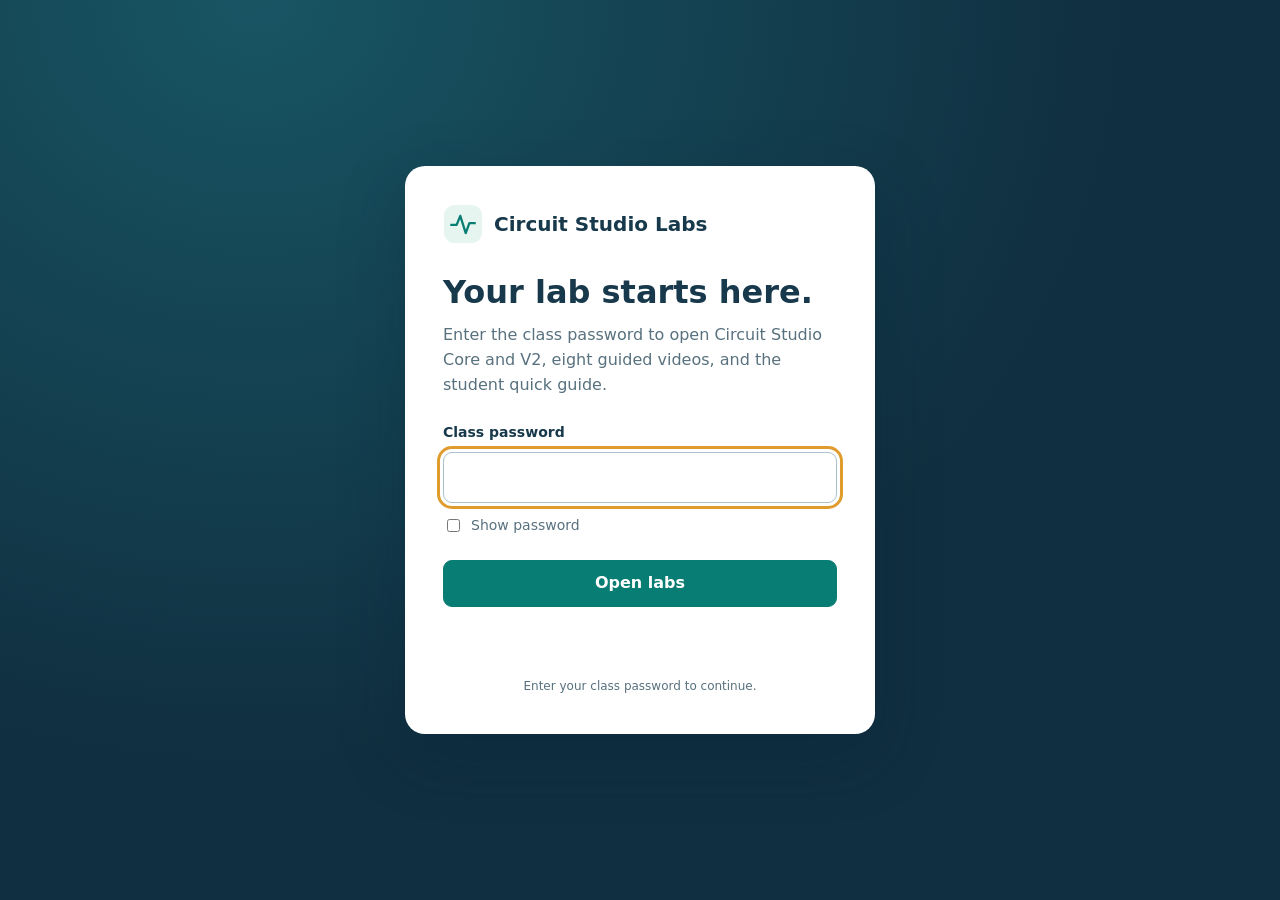
<file: index.html>
<!doctype html>
<html lang="en">
<head>
<meta charset="utf-8"><meta name="viewport" content="width=device-width,initial-scale=1"><meta name="color-scheme" content="light"><title>Circuit Studio Labs</title>
<link rel="stylesheet" href="assets/style.css">
<style>
#player{display:block;width:100%;max-width:640px;height:auto;max-height:360px;aspect-ratio:16/9;object-fit:contain;margin:0 auto;background:#102d3b}

.version-launch{display:flex;gap:20px;flex-wrap:wrap;flex-shrink:0}.version-choice{display:grid;gap:10px}.version-choice>strong{font-size:14px;color:inherit}.version-choice .launch{display:flex;gap:8px;flex-wrap:wrap}.studio-card{flex-wrap:wrap}.studio-card>div:first-child{flex:1;min-width:230px}

.v2-section{margin:24px 0;padding:24px;border:1px solid #cddfe3;border-radius:18px;background:#f4faf9;color:#173849}
.v2-top{display:flex;align-items:center;justify-content:space-between;gap:20px;flex-wrap:wrap}.v2-section h2{margin:5px 0 10px;font-size:25px}.v2-section p{line-height:1.6}.v2-badge{font-size:12px;letter-spacing:.08em;font-weight:800;color:#087d73;text-transform:uppercase}
.v2-links{display:flex;gap:8px;flex-wrap:wrap}.v2-links a{padding:11px 15px;border:1px solid #087d73;border-radius:9px;text-decoration:none;color:#087d73;background:white;font-weight:700}.v2-links a:first-child{color:white;background:#087d73}
.v2-tabs{display:grid;grid-template-columns:repeat(3,minmax(0,1fr));gap:10px;margin:20px 0 16px}.v2-tabs button{display:flex;gap:10px;align-items:flex-start;text-align:left;padding:14px;border:1px solid #c7d8de;border-radius:10px;background:white;color:#173849;font:inherit;cursor:pointer}.v2-tabs button[aria-pressed=true]{border:2px solid #087d73;background:#e6f4ef;padding:13px}.v2-tabs button:focus-visible{outline:3px solid #df991b;outline-offset:3px}.v2-number{display:grid;place-items:center;min-width:28px;height:28px;border-radius:8px;background:#e6f4ef;color:#087d73;font-weight:800}.v2-tabs strong{display:block;font-size:14px}.v2-tabs small{display:block;margin-top:5px;color:#56717d;font-size:12px}.v2-section video{display:block;width:100%;max-width:640px;height:auto;max-height:360px;aspect-ratio:16/9;object-fit:contain;margin:0 auto;background:#102d3b;border-radius:12px}.v2-section h3{margin:14px 0 5px}.v2-meta{font-size:13px;color:#56717d}.v2-downloads{display:flex;gap:18px;flex-wrap:wrap;margin-top:12px}.v2-downloads a{color:#087d73;font-weight:650}.v2-error{color:#a52d24}
@media(max-width:650px){.v2-section{padding:16px}.v2-tabs{grid-template-columns:1fr}.v2-tabs button{align-items:center}}
</style>
</head>
<body>
<noscript>Please enable JavaScript to unlock the labs and play the videos.</noscript>
<section class="gate" id="gate"><div class="gate-card"><div class="brand"><svg class="icon" viewBox="0 0 44 44" aria-hidden="true"><rect x="1" y="1" width="42" height="42" rx="12" fill="#e7f5f0"/><path d="M8 23h7l4-10 6 19 4-11h7" fill="none" stroke="#087d73" stroke-width="2.5" stroke-linejoin="round"/></svg><strong>Circuit Studio Labs</strong></div><h1>Your lab starts here.</h1><p>Enter the class password to open Circuit Studio Core and V2, eight guided videos, and the student quick guide.</p><form id="unlockForm"><label for="password">Class password</label><input id="password" type="password" autocomplete="current-password" required autofocus><label class="show-pass"><input id="showPassword" type="checkbox"> Show password</label><button class="primary" id="unlockButton" type="submit">Open labs</button><p class="gate-status" id="gateStatus" role="status" aria-live="polite"></p></form><p class="gate-footer">Enter your class password to continue.</p></div></section>
<div id="portal" hidden><header class="topbar"><div class="topbar-inner"><div class="brand"><svg class="icon" viewBox="0 0 44 44" aria-hidden="true"><rect x="1" y="1" width="42" height="42" rx="12" fill="#e7f5f0"/><path d="M8 23h7l4-10 6 19 4-11h7" fill="none" stroke="#087d73" stroke-width="2.5"/></svg><div><strong>Circuit Studio Labs</strong><small>CS and CE design labs</small></div></div><button class="lock" id="lockButton" type="button">Lock page</button></div></header>
<main class="main"><section class="intro"><div><div class="eyebrow">Student lab workspace</div><h1>Build, measure, and save your work.</h1><p>Follow a short guide, try the action in Circuit Studio, and keep your evidence with the correct lab.</p></div><div class="launch"><button id="guideButton" type="button">Student quick guide</button></div></section>
<section class="studio-card"><div><h2>Choose your Circuit Studio version</h2><p>Use V1 for the guided CS and CE design labs, or V2 for the general circuit workspace and your own circuit library.</p></div><div class="version-launch"><div class="version-choice"><strong>V1 · Design labs</strong><div class="launch"><a id="openCore" class="button primary" target="_blank" rel="noopener">Open V1 ↗</a><a id="downloadCore" class="button" download="Circuit_Studio_Core.html">Download V1</a></div></div><div class="version-choice"><strong>V2 · General workspace</strong><div class="launch"><a class="button primary" href="studio/Circuit_Studio_V2.html" target="_blank" rel="noopener">Open V2 ↗</a><a class="button" href="studio/Circuit_Studio_V2.html" download>Download V2</a></div></div></div></section>
<section class="v2-section" aria-labelledby="v2Heading">
<div class="v2-top"><div><span class="v2-badge">General circuit workspace · V2.19</span><h2 id="v2Heading">V2 video tutorials</h2><p>Find parts, explore ready-to-run circuits, use the oscilloscope, and save your own circuit library.</p></div></div>
<nav class="v2-tabs" aria-label="Choose a V2 tutorial"><button type="button" data-v2-video="0" aria-pressed="true"><span class="v2-number">1</span><span><strong>Find and place parts</strong><small>Search · presets · favorites · 1:25</small></span></button><button type="button" data-v2-video="1" aria-pressed="false"><span class="v2-number">2</span><span><strong>555 timer &amp; oscilloscope</strong><small>Load · simulate · read waveforms · 1:32</small></span></button><button type="button" data-v2-video="2" aria-pressed="false"><span class="v2-number">3</span><span><strong>Save and manage circuits</strong><small>Add · edit · export your library · 1:30</small></span></button></nav>
<video id="v2TutorialPlayer" controls playsinline preload="none" aria-labelledby="v2VideoTitle"></video>
<h3 id="v2VideoTitle">Find and place parts</h3><p class="v2-meta">Actual V2.19 interface · Kokoro English narration · captions included</p><p id="v2VideoError" class="v2-error" role="status" hidden></p>
<div class="v2-downloads"><a id="v2DownloadVideo" download>Download video</a><a id="v2DownloadCaptions" download>Download captions</a><a id="v2Transcript" target="_blank" rel="noopener">Read transcript</a></div>
</section>
<div class="video-layout"><section class="player-card" aria-labelledby="videoTitle"><div class="player-head"><div class="eyebrow" id="videoMeta"></div><h2 id="videoTitle"></h2><p id="videoDescription"></p></div><video id="player" controls preload="metadata" playsinline aria-label="Circuit Studio tutorial"></video><div class="player-bottom"><div class="download-row"><a id="downloadVideo" download>Download video</a><a id="downloadCaptions" download>Download captions</a></div><div class="chapters" id="chapters" aria-label="Video chapters"></div></div></section><aside class="playlist" id="playlist" aria-label="Choose a tutorial"><h2>V1 · Five lab guides</h2></aside></div>
<section class="guide"><h2>Use the guides while you practice</h2><div class="steps"><div><h3>1. Watch and try</h3><p>Pause after an action and repeat it in your own workspace. The guides use Kokoro narration and include captions.</p></div><div><h3>2. Build and measure</h3><p>Follow Design &amp; Build → Measure → Submit. Verify your connections and DC bias before collecting waveform evidence.</p></div><div><h3>3. Save each lab</h3><p>Keep your editable project and progress backup. Submit CS and CE separately, with your own circuit, breadboard, and waveform evidence.</p></div></div><div class="practice"><a id="practiceCS" download="CS_Tutorial_Example.json">CS practice circuit</a><a id="practiceCE" download="CE_Tutorial_Example.json">CE practice circuit</a></div><p class="loading-note" id="portalStatus" role="status"></p></section><footer>Practice circuits use teaching-model values. Follow your instructor’s assigned values and measurement requirements. The reset and saving video includes labeled references for the new controls.</footer></main></div>
<dialog id="manualDialog" aria-labelledby="manualTitle"><div class="manual-head"><h2 id="manualTitle">Student quick guide</h2><div class="manual-actions"><button type="button" id="printManual">Print / save PDF</button><button type="button" id="closeManual">Close</button></div></div><iframe id="manualFrame" title="Circuit Studio student quick guide"></iframe></dialog>
<script type="application/json" id="metadata">{"passwordHash": "d181843c9a23c1f1343b91fb1667544cb41c64e70ec65e2f39cd2efc165c2279", "videos": [{"slug": "01_Getting_Started", "title": "Getting started with Circuit Studio", "description": "Find the controls, place and wire parts, open a lab, and save your work.", "duration": 114.01533333333333, "scenes": [{"title": "Start with the main controls", "start": 0.45}, {"title": "Place a component", "start": 12.915333333333333}, {"title": "Select, rotate and edit", "start": 25.649999999999995}, {"title": "Connect pins with Wire", "start": 38.022000000000006}, {"title": "Open the CS or CE lab", "start": 52.32200000000002}, {"title": "Build your own connections", "start": 67.40333333333336}, {"title": "Use the two workspaces", "start": 82.21533333333336}, {"title": "Save a circuit and a progress backup", "start": 98.5206666666667}]}, {"slug": "02_MOSFET_Build_and_Simulate", "title": "MOSFET: build and simulate", "description": "Follow a ZVN3310F common-source example and measure input, output, and gain.", "duration": 133.14333333333335, "scenes": [{"title": "A short common-source example", "start": 0.45}, {"title": "Wire the transistor stage", "start": 19.264666666666663}, {"title": "Keep ground separate from \u221215 V", "start": 34.56733333333333}, {"title": "Check DC bias first", "start": 49.94733333333333}, {"title": "Set a 1 kHz sine input", "start": 65.95400000000002}, {"title": "Assign CH1 and CH2", "start": 81.2486666666667}, {"title": "Run and read the numerical measurements", "start": 96.6286666666667}, {"title": "Repeat at 10 kHz and keep evidence", "start": 114.79000000000003}]}, {"slug": "03_Breadboard_Build_Check_Measure", "title": "Breadboard: build, check and measure", "description": "Place components, connect jumpers, inspect errors, and attach the virtual instruments.", "duration": 149.76333333333332, "scenes": [{"title": "Open the breadboard with power off", "start": 0.45}, {"title": "Start with This circuit", "start": 15.048666666666664}, {"title": "Understand the connected holes", "start": 29.817999999999998}, {"title": "Use Guide me when you need help", "start": 45.18466666666668}, {"title": "Verify the transistor mapping", "start": 62.002000000000024}, {"title": "Connect one node at a time", "start": 80.62466666666671}, {"title": "Check before applying power", "start": 97.24200000000006}, {"title": "Connect probes and take measurements", "start": 114.35800000000008}, {"title": "Save evidence of your own build", "start": 131.73000000000005}]}, {"slug": "04_BJT_Example_and_Simulation", "title": "BJT: example and simulation", "description": "Check a 2N3904 common-emitter circuit and capture usable simulation evidence.", "duration": 142.082, "scenes": [{"title": "Open the common-emitter lab", "start": 0.45}, {"title": "Build the input and emitter networks", "start": 19.755333333333333}, {"title": "Bypass R5 only", "start": 37.418000000000006}, {"title": "Check the DC operating point", "start": 56.04866666666669}, {"title": "Set the generator and channels", "start": 74.97800000000005}, {"title": "Read gain and check the limits", "start": 92.11533333333341}, {"title": "Reduce the signal if headroom is limited", "start": 108.86066666666676}, {"title": "Repeat, save and submit separately", "start": 125.17933333333343}]}, {"slug": "05_Reset_and_Save_Your_Work", "title": "Reset and save your Circuit Studio work", "description": "Reset, undo, and save circuit, simulation and breadboard evidence.", "duration": 142.14733333333334, "scenes": [{"title": "Reset and save with confidence", "start": 0.45}, {"title": "Restore the initial circuit stage", "start": 14.165999999999997}, {"title": "Recover your work with Undo reset", "start": 29.72466666666666}, {"title": "Keep an editable project copy", "start": 43.491333333333344}, {"title": "Save the circuit as an image or document", "start": 59.36200000000002}, {"title": "Save the simulation with its settings", "start": 74.81400000000004}, {"title": "Save your own breadboard assembly", "start": 91.46066666666673}, {"title": "Combine the ready views in one document", "start": 109.60866666666675}, {"title": "Check the files before submitting", "start": 125.38066666666677}]}]}</script>

<script src="assets/app.js" defer></script>
<script>
(()=>{const entries=[['01_Find_and_Place_Parts','Find and place parts'],['02_Run_555_and_Oscilloscope','555 timer & oscilloscope'],['03_Save_and_Manage_Circuits','Save and manage circuits']],player=document.getElementById('v2TutorialPlayer'),error=document.getElementById('v2VideoError');function choose(i){const [slug,title]=entries[i],base='videos/'+slug;player.pause();player.src=base+'.mp4';player.setAttribute('aria-label',title);document.getElementById('v2VideoTitle').textContent=title;document.getElementById('v2DownloadVideo').href=base+'.mp4';document.getElementById('v2DownloadCaptions').href=base+'.srt';document.getElementById('v2Transcript').href=base+'_transcript.txt';document.querySelectorAll('[data-v2-video]').forEach(b=>b.setAttribute('aria-pressed',String(Number(b.dataset.v2Video)===i)));error.hidden=true;player.load()}
document.querySelectorAll('[data-v2-video]').forEach(b=>b.onclick=()=>choose(Number(b.dataset.v2Video)));player.addEventListener('error',()=>{error.textContent='The video could not load. Check that the videos folder was uploaded beside this index page, or try Download video.';error.hidden=false});choose(0)})();
</script>
</body></html>
</file>
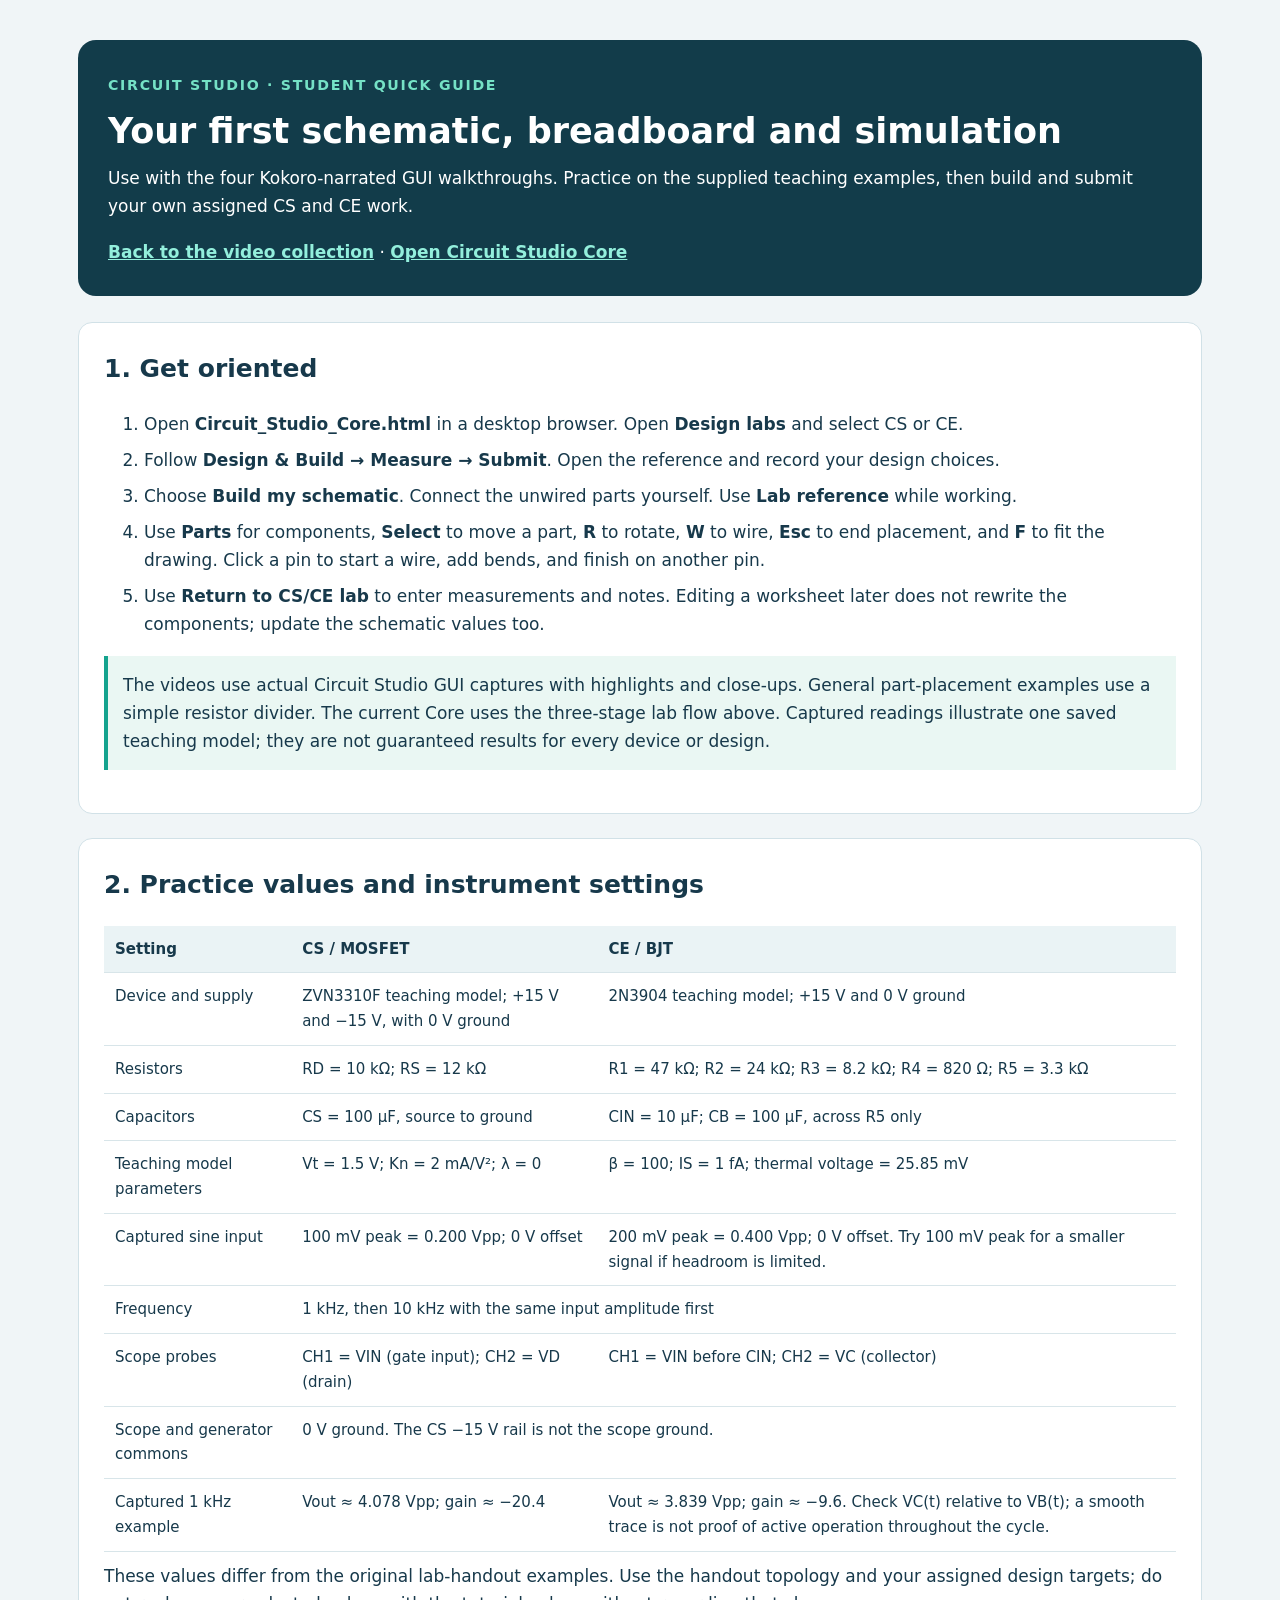
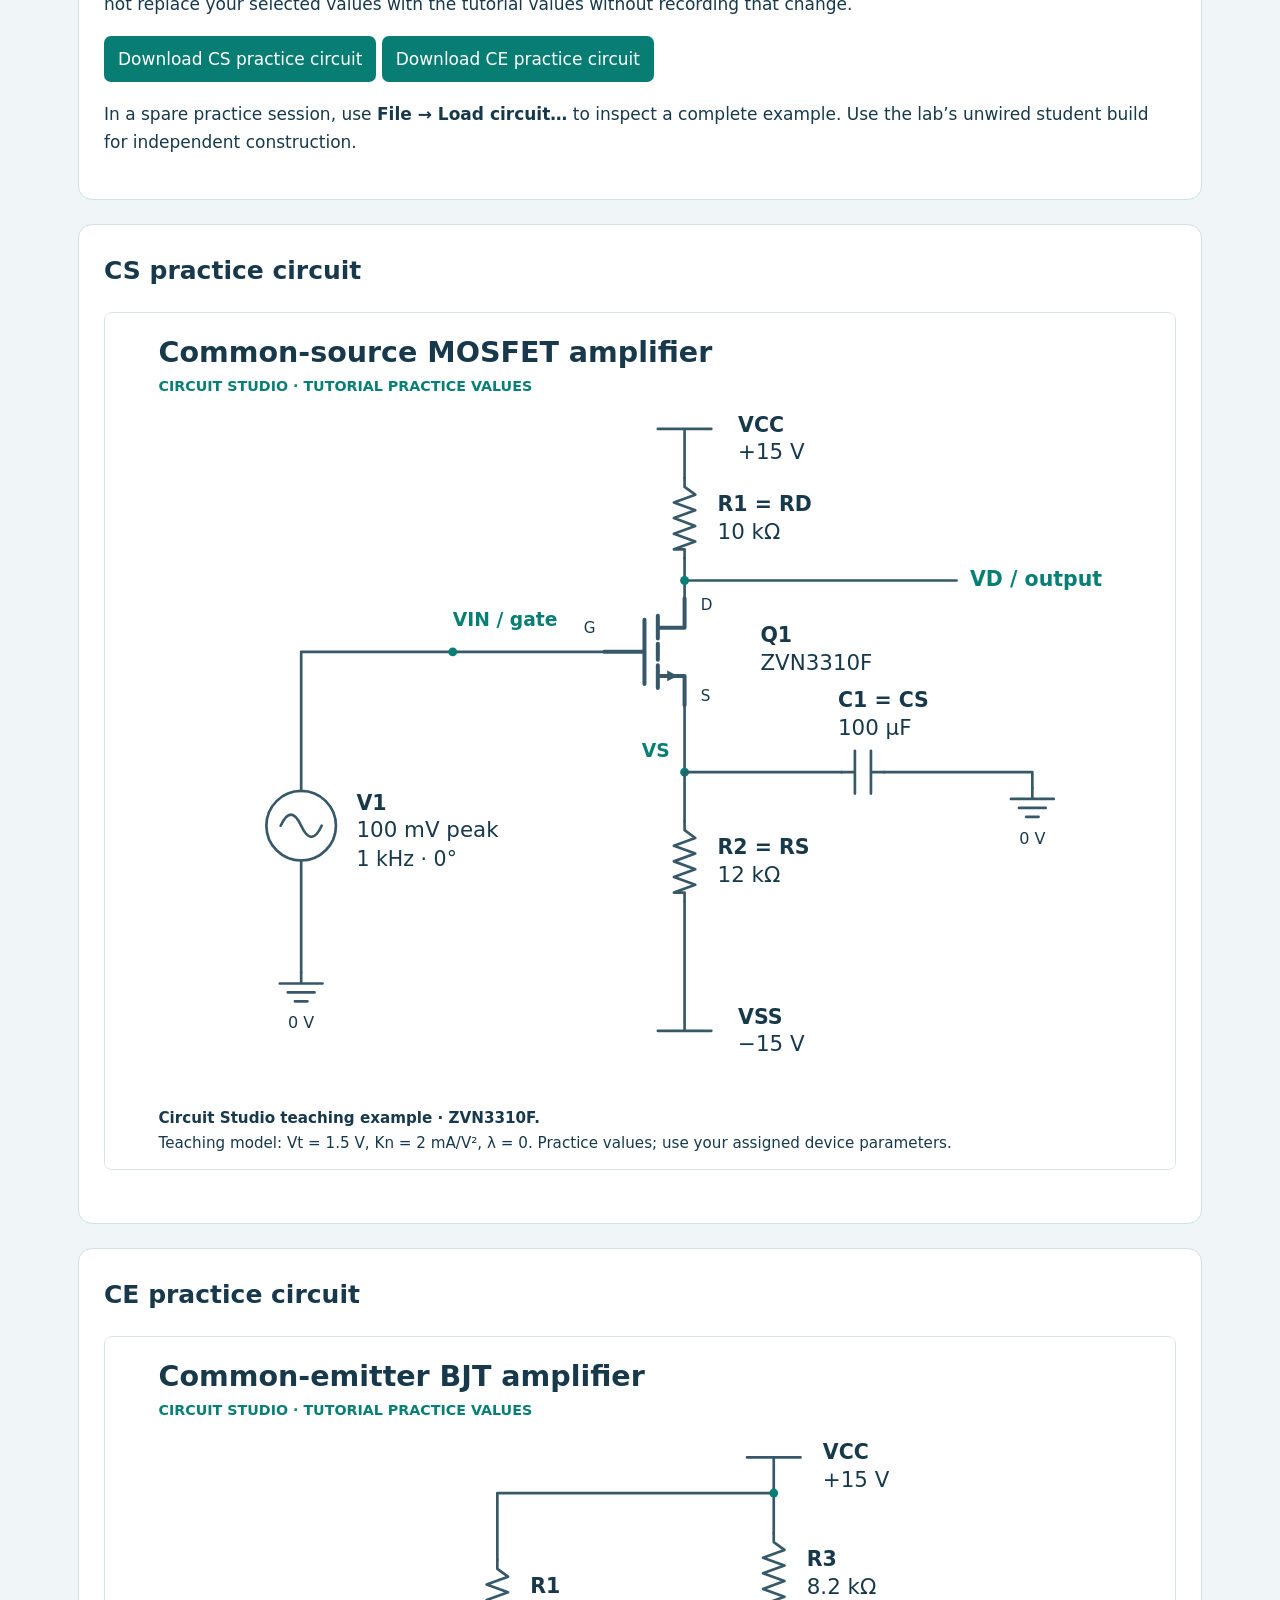
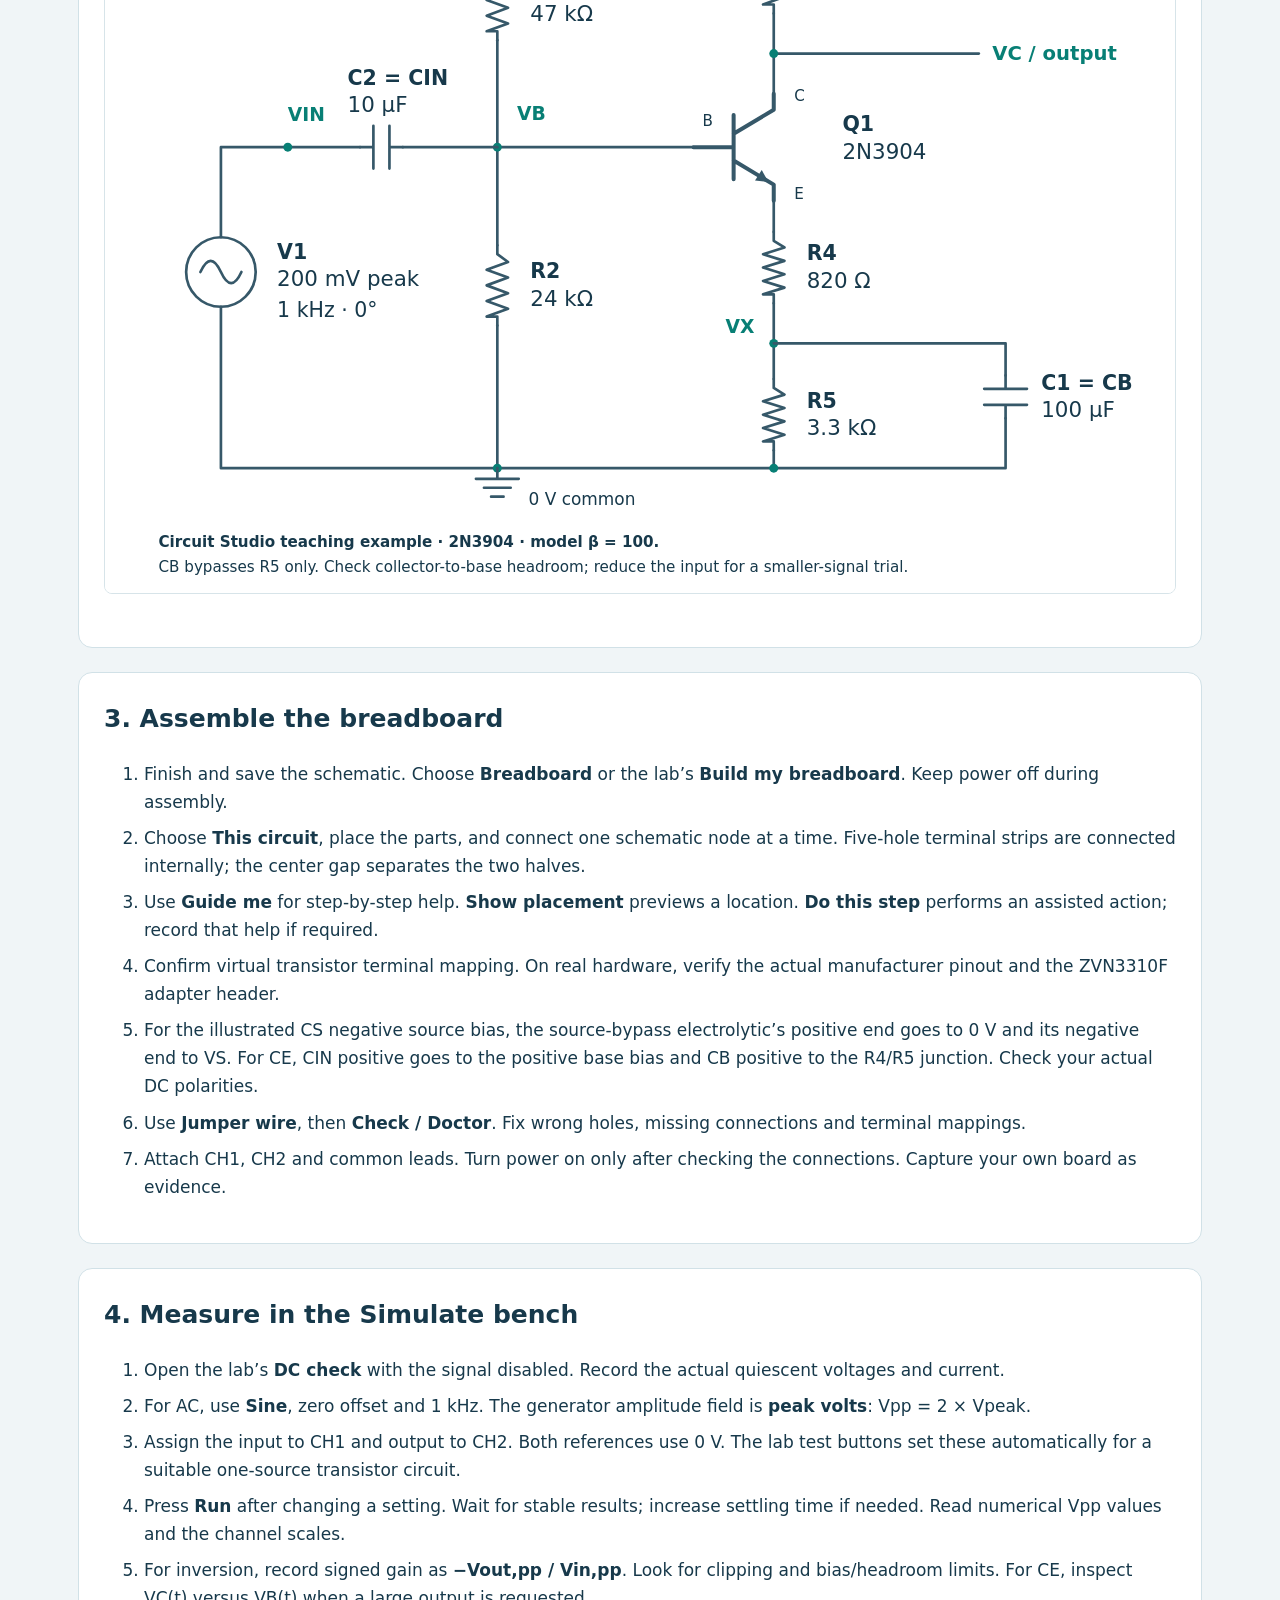
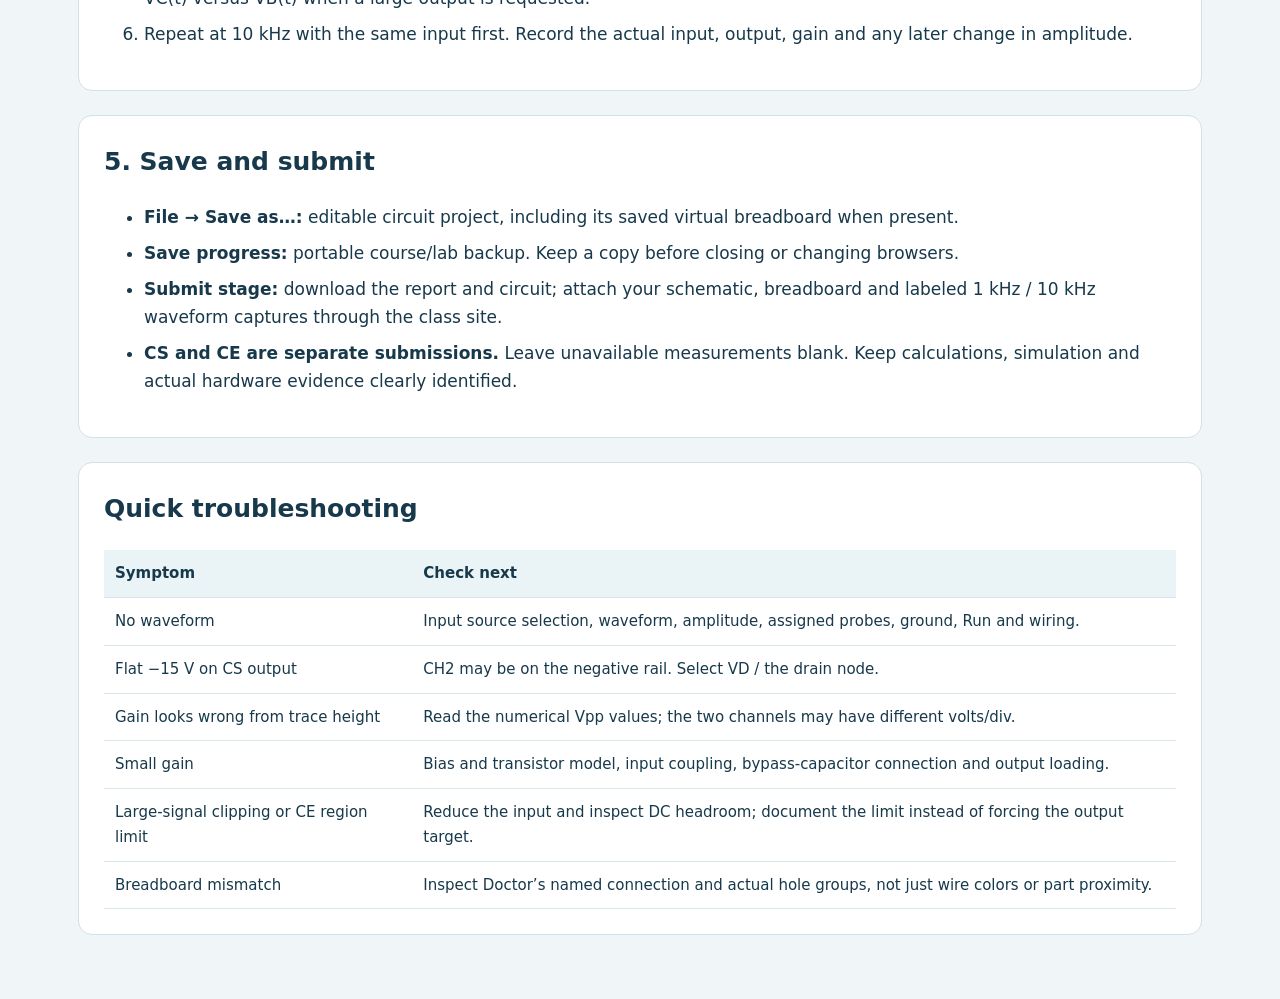
<file: guides/Student_Quick_Guide.html>
<!doctype html><html lang="en"><meta charset="utf-8"><meta name="viewport" content="width=device-width,initial-scale=1"><title>Circuit Studio student quick guide</title><style>*{box-sizing:border-box}body{font:17px/1.65 system-ui,sans-serif;background:#f0f5f7;color:#17394b;margin:0}main{max-width:1180px;margin:auto;padding:40px 28px}header{padding:30px;border-radius:18px;background:#123c4a;color:white;margin-bottom:26px}header small{color:#75e2c6;font-weight:750;letter-spacing:.12em}h1{font-size:35px;line-height:1.2;margin:12px 0}h2{font-size:25px;margin-top:0}h3{font-size:19px}a{color:#08796f;font-weight:650}header a{color:#93efdc}p{margin:10px 0 18px}.grid{display:grid;grid-template-columns:1fr 1fr;gap:24px}.card,section{padding:25px;background:white;border:1px solid #d1e1e7;border-radius:14px;margin-bottom:24px}.grid .card{margin-bottom:0}video{width:100%;display:block;border-radius:9px;background:#0c1f2c}button,.button{background:#087d73;color:white;padding:9px 14px;display:inline-block;border:0;border-radius:7px;cursor:pointer;font:inherit;text-decoration:none}.meta{font-size:14px;color:#55717e}.chapters{display:flex;gap:7px;flex-wrap:wrap;margin-top:12px}.chapters button{font-size:13px;background:#e9f5f2;color:#12665e;padding:6px 10px}summary{cursor:pointer;font-weight:650}table{border-collapse:collapse;width:100%;font-size:15px}th,td{text-align:left;padding:11px;border-bottom:1px solid #d8e5e9;vertical-align:top}th{background:#eaf3f5}figure{margin:20px 0}figure img{width:100%;height:auto;border:1px solid #d7e4e9;border-radius:8px}.note{padding:15px;border-left:4px solid #14a38e;background:#eaf7f3}li{margin-bottom:8px}code{font:15px ui-monospace,monospace}@media(max-width:800px){.grid{grid-template-columns:1fr}main{padding:20px 15px}h1{font-size:29px}table{font-size:13px}td,th{padding:8px}}@media print{body{background:white}main{padding:0}header{color:#17394b;background:white;border-bottom:2px solid #087d73;padding:12px 0}header small{color:#087d73}section{border:0;padding:0;break-inside:avoid;margin-bottom:28px}.button,video,.chapters{display:none}a{color:#17394b}h2,h3{break-after:avoid}.page{break-before:page}figure{break-inside:avoid}}</style><main><header><small>CIRCUIT STUDIO · STUDENT QUICK GUIDE</small><h1>Your first schematic, breadboard and simulation</h1><p>Use with the four Kokoro-narrated GUI walkthroughs. Practice on the supplied teaching examples, then build and submit your own assigned CS and CE work.</p><a href="../index.html">Back to the video collection</a> · <a href="../studio/Circuit_Studio_Core.html" target="_blank" rel="noopener">Open Circuit Studio Core</a></header>
<section><h2>1. Get oriented</h2><ol><li>Open <b>Circuit_Studio_Core.html</b> in a desktop browser. Open <b>Design labs</b> and select CS or CE.</li><li>Follow <b>Design & Build → Measure → Submit</b>. Open the reference and record your design choices.</li><li>Choose <b>Build my schematic</b>. Connect the unwired parts yourself. Use <b>Lab reference</b> while working.</li><li>Use <b>Parts</b> for components, <b>Select</b> to move a part, <b>R</b> to rotate, <b>W</b> to wire, <b>Esc</b> to end placement, and <b>F</b> to fit the drawing. Click a pin to start a wire, add bends, and finish on another pin.</li><li>Use <b>Return to CS/CE lab</b> to enter measurements and notes. Editing a worksheet later does not rewrite the components; update the schematic values too.</li></ol><p class="note">The videos use actual Circuit Studio GUI captures with highlights and close-ups. General part-placement examples use a simple resistor divider. The current Core uses the three-stage lab flow above. Captured readings illustrate one saved teaching model; they are not guaranteed results for every device or design.</p></section>
<section><h2>2. Practice values and instrument settings</h2><table><thead><tr><th>Setting</th><th>CS / MOSFET</th><th>CE / BJT</th></tr></thead><tbody><tr><td>Device and supply</td><td>ZVN3310F teaching model; +15 V and −15 V, with 0 V ground</td><td>2N3904 teaching model; +15 V and 0 V ground</td></tr><tr><td>Resistors</td><td>RD = 10 kΩ; RS = 12 kΩ</td><td>R1 = 47 kΩ; R2 = 24 kΩ; R3 = 8.2 kΩ; R4 = 820 Ω; R5 = 3.3 kΩ</td></tr><tr><td>Capacitors</td><td>CS = 100 µF, source to ground</td><td>CIN = 10 µF; CB = 100 µF, across R5 only</td></tr><tr><td>Teaching model parameters</td><td>Vt = 1.5 V; Kn = 2 mA/V²; λ = 0</td><td>β = 100; IS = 1 fA; thermal voltage = 25.85 mV</td></tr><tr><td>Captured sine input</td><td>100 mV peak = 0.200 Vpp; 0 V offset</td><td>200 mV peak = 0.400 Vpp; 0 V offset. Try 100 mV peak for a smaller signal if headroom is limited.</td></tr><tr><td>Frequency</td><td colspan="2">1 kHz, then 10 kHz with the same input amplitude first</td></tr><tr><td>Scope probes</td><td>CH1 = VIN (gate input); CH2 = VD (drain)</td><td>CH1 = VIN before CIN; CH2 = VC (collector)</td></tr><tr><td>Scope and generator commons</td><td colspan="2">0 V ground. The CS −15 V rail is not the scope ground.</td></tr><tr><td>Captured 1 kHz example</td><td>Vout ≈ 4.078 Vpp; gain ≈ −20.4</td><td>Vout ≈ 3.839 Vpp; gain ≈ −9.6. Check VC(t) relative to VB(t); a smooth trace is not proof of active operation throughout the cycle.</td></tr></tbody></table><p>These values differ from the original lab-handout examples. Use the handout topology and your assigned design targets; do not replace your selected values with the tutorial values without recording that change.</p><p><a class="button" href="../circuits/CS_Tutorial_Example.json" download>Download CS practice circuit</a> <a class="button" href="../circuits/CE_Tutorial_Example.json" download>Download CE practice circuit</a></p><p>In a spare practice session, use <b>File → Load circuit…</b> to inspect a complete example. Use the lab’s unwired student build for independent construction.</p></section><section class="page"><h2>CS practice circuit</h2><figure><img src="[data-uri]" alt="CS tutorial schematic with labeled practice values"></figure></section><section class="page"><h2>CE practice circuit</h2><figure><img src="[data-uri]" alt="CE tutorial schematic with labeled practice values"></figure></section><section class="page"><h2>3. Assemble the breadboard</h2><ol><li>Finish and save the schematic. Choose <b>Breadboard</b> or the lab’s <b>Build my breadboard</b>. Keep power off during assembly.</li><li>Choose <b>This circuit</b>, place the parts, and connect one schematic node at a time. Five-hole terminal strips are connected internally; the center gap separates the two halves.</li><li>Use <b>Guide me</b> for step-by-step help. <b>Show placement</b> previews a location. <b>Do this step</b> performs an assisted action; record that help if required.</li><li>Confirm virtual transistor terminal mapping. On real hardware, verify the actual manufacturer pinout and the ZVN3310F adapter header.</li><li>For the illustrated CS negative source bias, the source-bypass electrolytic’s positive end goes to 0 V and its negative end to VS. For CE, CIN positive goes to the positive base bias and CB positive to the R4/R5 junction. Check your actual DC polarities.</li><li>Use <b>Jumper wire</b>, then <b>Check / Doctor</b>. Fix wrong holes, missing connections and terminal mappings.</li><li>Attach CH1, CH2 and common leads. Turn power on only after checking the connections. Capture your own board as evidence.</li></ol></section>
<section><h2>4. Measure in the Simulate bench</h2><ol><li>Open the lab’s <b>DC check</b> with the signal disabled. Record the actual quiescent voltages and current.</li><li>For AC, use <b>Sine</b>, zero offset and 1 kHz. The generator amplitude field is <b>peak volts</b>: Vpp = 2 × Vpeak.</li><li>Assign the input to CH1 and output to CH2. Both references use 0 V. The lab test buttons set these automatically for a suitable one-source transistor circuit.</li><li>Press <b>Run</b> after changing a setting. Wait for stable results; increase settling time if needed. Read numerical Vpp values and the channel scales.</li><li>For inversion, record signed gain as <b>−Vout,pp / Vin,pp</b>. Look for clipping and bias/headroom limits. For CE, inspect VC(t) versus VB(t) when a large output is requested.</li><li>Repeat at 10 kHz with the same input first. Record the actual input, output, gain and any later change in amplitude.</li></ol></section>
<section><h2>5. Save and submit</h2><ul><li><b>File → Save as…:</b> editable circuit project, including its saved virtual breadboard when present.</li><li><b>Save progress:</b> portable course/lab backup. Keep a copy before closing or changing browsers.</li><li><b>Submit stage:</b> download the report and circuit; attach your schematic, breadboard and labeled 1 kHz / 10 kHz waveform captures through the class site.</li><li><b>CS and CE are separate submissions.</b> Leave unavailable measurements blank. Keep calculations, simulation and actual hardware evidence clearly identified.</li></ul></section>
<section><h2>Quick troubleshooting</h2><table><tr><th>Symptom</th><th>Check next</th></tr><tr><td>No waveform</td><td>Input source selection, waveform, amplitude, assigned probes, ground, Run and wiring.</td></tr><tr><td>Flat −15 V on CS output</td><td>CH2 may be on the negative rail. Select VD / the drain node.</td></tr><tr><td>Gain looks wrong from trace height</td><td>Read the numerical Vpp values; the two channels may have different volts/div.</td></tr><tr><td>Small gain</td><td>Bias and transistor model, input coupling, bypass-capacitor connection and output loading.</td></tr><tr><td>Large-signal clipping or CE region limit</td><td>Reduce the input and inspect DC headroom; document the limit instead of forcing the output target.</td></tr><tr><td>Breadboard mismatch</td><td>Inspect Doctor’s named connection and actual hole groups, not just wire colors or part proximity.</td></tr></table></section></main></html>
</file>
<file: assets/style.css>
:root{--ink:#17394b;--muted:#58717e;--green:#087d73;--line:#d7e4e9;--navy:#102f40}*{box-sizing:border-box}body{margin:0;background:#f2f6f8;color:var(--ink);font:16px/1.55 system-ui,-apple-system,"Segoe UI",sans-serif}button,input,a{font:inherit}button,a.button{cursor:pointer}button{border:1px solid #b8ced7;border-radius:9px;background:white;color:var(--ink);padding:10px 15px}button:hover{background:#edf6f4}button:focus-visible,a:focus-visible,input:focus-visible{outline:3px solid #df9c2d;outline-offset:3px}[hidden]{display:none!important}.primary{border-color:var(--green);background:var(--green);color:white;font-weight:700}.primary:hover{background:#066a62}button:disabled{opacity:.55;cursor:wait}a{color:var(--green);font-weight:650;text-decoration:none}a:hover{text-decoration:underline}.icon{width:40px;height:40px;flex-shrink:0}.brand{display:flex;align-items:center;gap:11px}.brand strong{font-size:20px}.eyebrow{font-size:12px;font-weight:750;letter-spacing:.12em;text-transform:uppercase;color:#087d73}.subtle{color:var(--muted)}.gate{min-height:100vh;display:grid;place-items:center;padding:28px;background:radial-gradient(ellipse at 20% 0,#185563 0,transparent 60%),var(--navy)}.gate-card{width:min(470px,100%);padding:38px;border-radius:20px;background:white;box-shadow:0 22px 65px #041e3540}.gate-card h1{font-size:32px;line-height:1.15;margin:30px 0 12px}.gate-card p{color:var(--muted);margin:0 0 25px}.gate-card label{display:block;font-weight:650;font-size:14px}.gate-card input[type=password],.gate-card input[type=text]{display:block;width:100%;border:1px solid #a9c2ce;border-radius:9px;padding:12px 13px;margin:8px 0 12px;color:var(--ink);background:white}.show-pass{display:flex!important;align-items:center;gap:8px;color:var(--muted);font-weight:400!important}.gate-card button{display:block;width:100%;margin-top:24px}.gate-status{font-size:14px;min-height:43px;margin:12px 0 0!important}.gate-footer{font-size:12px;text-align:center;margin:15px 0 0!important}.topbar{background:white;border-bottom:1px solid var(--line)}.topbar-inner{max-width:1280px;margin:auto;padding:18px 28px;display:flex;align-items:center;justify-content:space-between;gap:15px}.topbar small{display:block;color:var(--muted);font-size:12px}.lock{font-size:14px;padding:7px 12px}.main{max-width:1280px;margin:auto;padding:32px 28px 48px}.intro{display:flex;align-items:flex-end;justify-content:space-between;gap:25px;margin-bottom:26px}.intro h1{font-size:36px;letter-spacing:-.025em;line-height:1.15;margin:8px 0 12px}.intro p{color:var(--muted);margin:0;max-width:660px}.launch{display:flex;gap:10px;flex-wrap:wrap;align-items:center}.button{display:inline-block;background:white;border:1px solid #b8ced7;border-radius:9px;padding:10px 15px}.button:hover{text-decoration:none;background:#edf6f4}.button.primary{background:var(--green);border-color:var(--green);color:white}.studio-card{background:var(--navy);color:white;border-radius:15px;display:flex;align-items:center;justify-content:space-between;gap:24px;padding:24px 28px;margin-bottom:28px}.studio-card h2{font-size:23px;margin:0 0 7px}.studio-card p{color:#c5dce5;margin:0;max-width:680px;font-size:15px}.studio-card .button{white-space:nowrap}.studio-card .button:not(.primary){background:transparent;border-color:#6d95a6;color:white}.video-layout{display:grid;grid-template-columns:minmax(0,1fr) 345px;gap:24px;align-items:start}.player-card,.playlist,.guide{background:white;border:1px solid var(--line);border-radius:14px;overflow:hidden}.player-head{padding:22px 24px 18px}.player-head h2{font-size:25px;line-height:1.25;margin:7px 0}.player-head p{margin:0;color:var(--muted);font-size:14px}.player-head .eyebrow{font-size:11px}video{display:block;width:100%;aspect-ratio:16/9;background:#0c1f2c}.player-bottom{padding:18px 24px 22px}.download-row{display:flex;gap:18px;flex-wrap:wrap;font-size:14px}.chapters{display:flex;flex-wrap:wrap;gap:8px;margin-top:18px}.chapters button{font-size:12px;padding:6px 9px;border-color:#d3e2e7;text-align:left}.chapters button[aria-current=true]{background:#e7f4f0;border-color:#69b7a5;color:#076356}.playlist h2{font-size:17px;margin:0;padding:18px 20px;border-bottom:1px solid var(--line)}.lesson{display:flex;gap:12px;align-items:center;width:100%;border:0;border-bottom:1px solid #e6eef1;border-radius:0;padding:15px 16px;text-align:left;position:relative}.lesson:last-child{border-bottom:0}.lesson[aria-current=true]{background:#e9f5f1;box-shadow:inset 4px 0 #087d73}.lesson .number{font-size:13px;font-weight:750;border-radius:50%;width:29px;height:29px;display:grid;place-items:center;background:#edf3f5;color:#355767;flex-shrink:0}.lesson[aria-current=true] .number{color:white;background:#087d73}.lesson strong{display:block;font-size:14px;line-height:1.35}.lesson small{display:block;color:var(--muted);font-size:12px;margin-top:3px}.new{font-size:10px;color:#087d73;font-weight:800;letter-spacing:.05em;margin-left:5px}.guide{margin-top:28px;padding:24px 28px}.guide h2{font-size:21px;margin:0 0 14px}.steps{display:grid;grid-template-columns:repeat(3,1fr);gap:24px}.steps h3{font-size:15px;margin:0 0 7px}.steps p{font-size:14px;color:var(--muted);margin:0}.practice{display:flex;gap:18px;flex-wrap:wrap;margin-top:22px;font-size:14px}footer{margin-top:24px;font-size:12px;color:var(--muted)}dialog{width:1000px;max-width:96vw;max-height:94vh;padding:0;border:1px solid var(--line);border-radius:12px;background:white;color:var(--ink)}dialog::backdrop{background:#102f4099}.manual-head{display:flex;align-items:center;justify-content:space-between;gap:10px;padding:14px 18px;border-bottom:1px solid var(--line)}.manual-head h2{margin:0;font-size:20px}.manual-actions{display:flex;gap:9px}iframe{width:100%;height:75vh;border:0}.loading-note{font-size:13px;color:var(--muted);min-height:1.5em;margin:12px 0 0}noscript{display:block;background:#fff4d8;padding:18px}
@media(max-width:1000px){.intro{display:block}.intro .launch{margin-top:18px}.video-layout{grid-template-columns:minmax(0,1fr)}.playlist{display:grid;grid-template-columns:1fr 1fr}.playlist h2{grid-column:1/-1}.lesson{border-right:1px solid #e6eef1}.studio-card{align-items:flex-start;flex-direction:column}.steps{gap:18px}}@media(max-width:620px){.main{padding:24px 15px 36px}.topbar-inner{padding:15px}.intro h1{font-size:30px}.studio-card,.guide{padding:21px}.player-head,.player-bottom{padding:18px}.player-head h2{font-size:22px}.playlist,.steps{display:block}.steps>div+div{margin-top:20px}.lesson{border-right:0}.gate-card{padding:28px}.gate-card h1{font-size:29px}.brand strong{font-size:18px}.manual-head{flex-wrap:wrap}}
</file>
